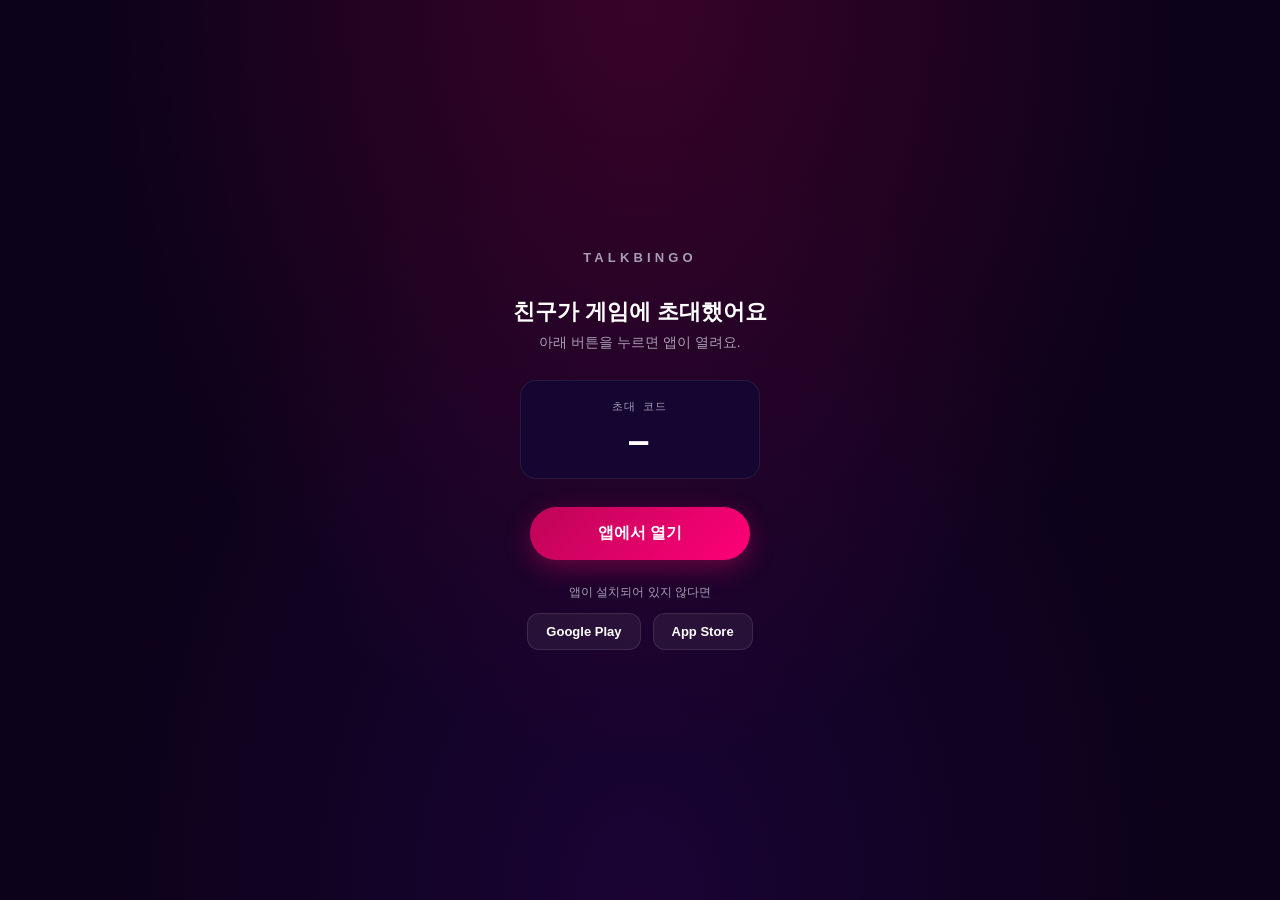
<file: invite/index.html>
<!doctype html>
<html lang="ko">
<head>
<meta charset="utf-8" />
<meta name="viewport" content="width=device-width, initial-scale=1" />
<title>TalkBingo — 친구 초대</title>
<meta name="description" content="친구가 TalkBingo 게임에 초대했어요. 앱에서 바로 입장하세요." />
<meta name="theme-color" content="#0C0219" />
<meta name="robots" content="noindex" />
<style>
  :root {
    --bg: #0C0219;
    --surface1: #140630;
    --surface2: #1A0A2E;
    --content1: #FFFFFF;
    --content2: #A89DB8;
    --host: #BD0558;
    --host-end: #FF0077;
    --guest: #430887;
    --accent: #00F3FF;
  }
  * { box-sizing: border-box; -webkit-tap-highlight-color: transparent; }
  html, body { margin: 0; padding: 0; height: 100%; background: var(--bg);
    color: var(--content1); font-family: -apple-system, BlinkMacSystemFont,
    "Segoe UI", "Apple SD Gothic Neo", "Malgun Gothic", sans-serif; }
  body { display: flex; flex-direction: column; align-items: center;
    justify-content: center; padding: 24px; text-align: center;
    background: radial-gradient(ellipse at top, rgba(189,5,88,0.25), transparent 60%),
                radial-gradient(ellipse at bottom, rgba(67,8,135,0.25), transparent 60%),
                var(--bg); }
  .wordmark { font-size: 13px; letter-spacing: 0.32em; color: var(--content2);
    font-weight: 800; margin-bottom: 32px; }
  h1 { font-size: 22px; font-weight: 800; margin: 0 0 8px; line-height: 1.35; }
  .sub { font-size: 14px; color: var(--content2); margin: 0 0 28px; }
  .code-card { background: var(--surface1); border: 1px solid rgba(255,255,255,0.08);
    border-radius: 16px; padding: 18px 24px; margin-bottom: 28px;
    min-width: 240px; }
  .code-label { font-size: 11px; letter-spacing: 0.18em; color: var(--content2);
    text-transform: uppercase; margin-bottom: 8px; }
  .code { font-family: "SFMono-Regular", Consolas, monospace; font-size: 32px;
    font-weight: 800; letter-spacing: 0.08em; color: var(--content1); }
  .cta { display: inline-flex; align-items: center; justify-content: center;
    background: linear-gradient(135deg, var(--host), var(--host-end));
    color: white; text-decoration: none; padding: 16px 32px; border-radius: 40px;
    font-weight: 800; font-size: 16px; min-width: 220px;
    box-shadow: 0 8px 24px rgba(189,5,88,0.45);
    transition: transform 0.15s ease; }
  .cta:active { transform: scale(0.96); }
  .hint { font-size: 12px; color: var(--content2); margin: 24px 0 12px; }
  .stores { display: flex; gap: 12px; }
  .store { background: rgba(255,255,255,0.06); color: var(--content1);
    border: 1px solid rgba(255,255,255,0.1); border-radius: 12px;
    padding: 10px 18px; font-size: 13px; font-weight: 600;
    text-decoration: none; }
  .store:active { background: rgba(255,255,255,0.12); }
</style>
</head>
<body>
  <div class="wordmark">TALKBINGO</div>
  <h1>친구가 게임에 초대했어요</h1>
  <p class="sub">아래 버튼을 누르면 앱이 열려요.</p>
  <div class="code-card">
    <div class="code-label">초대 코드</div>
    <div class="code" id="code">—</div>
  </div>
  <a class="cta" id="open" href="#">앱에서 열기</a>
  <p class="hint">앱이 설치되어 있지 않다면</p>
  <div class="stores">
    <a class="store" href="https://play.google.com/store/apps/details?id=com.talkbingo.app">Google Play</a>
    <a class="store" href="https://apps.apple.com/app/talkbingo/id6745692030">App Store</a>
  </div>
<script>
  (function () {
    var params = new URLSearchParams(location.search);
    var code = (params.get('code') || '').trim().toUpperCase();
    var deepLink = 'talkbingo://join?code=' + encodeURIComponent(code);
    document.getElementById('code').textContent = code || '—';
    document.getElementById('open').setAttribute('href', deepLink);
    // Best-effort auto-launch — in-app browsers forward unknown schemes
    // to the OS, so this opens the app if installed. If the scheme is
    // blocked the user can still tap the CTA manually.
    if (code) {
      setTimeout(function () {
        try { window.location.href = deepLink; } catch (_) {}
      }, 200);
    }
  })();
</script>
</body>
</html>
</file>
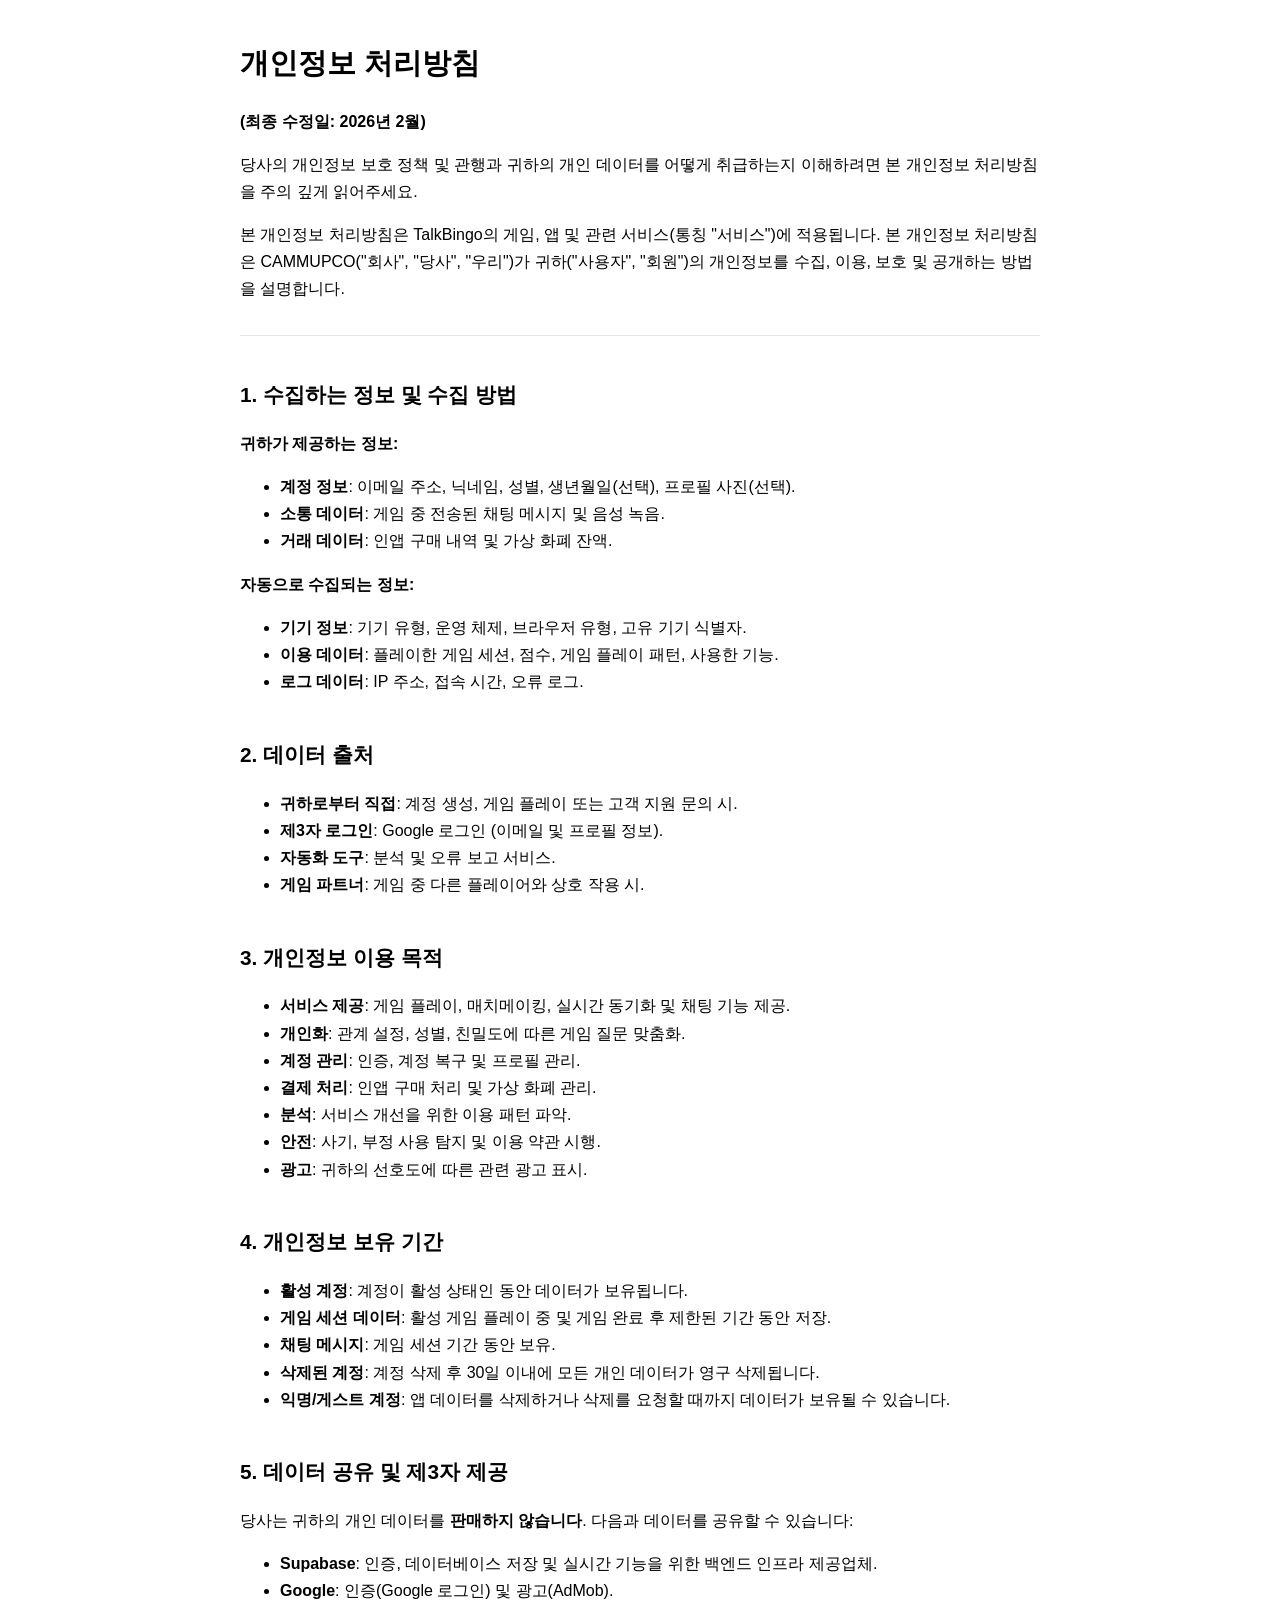
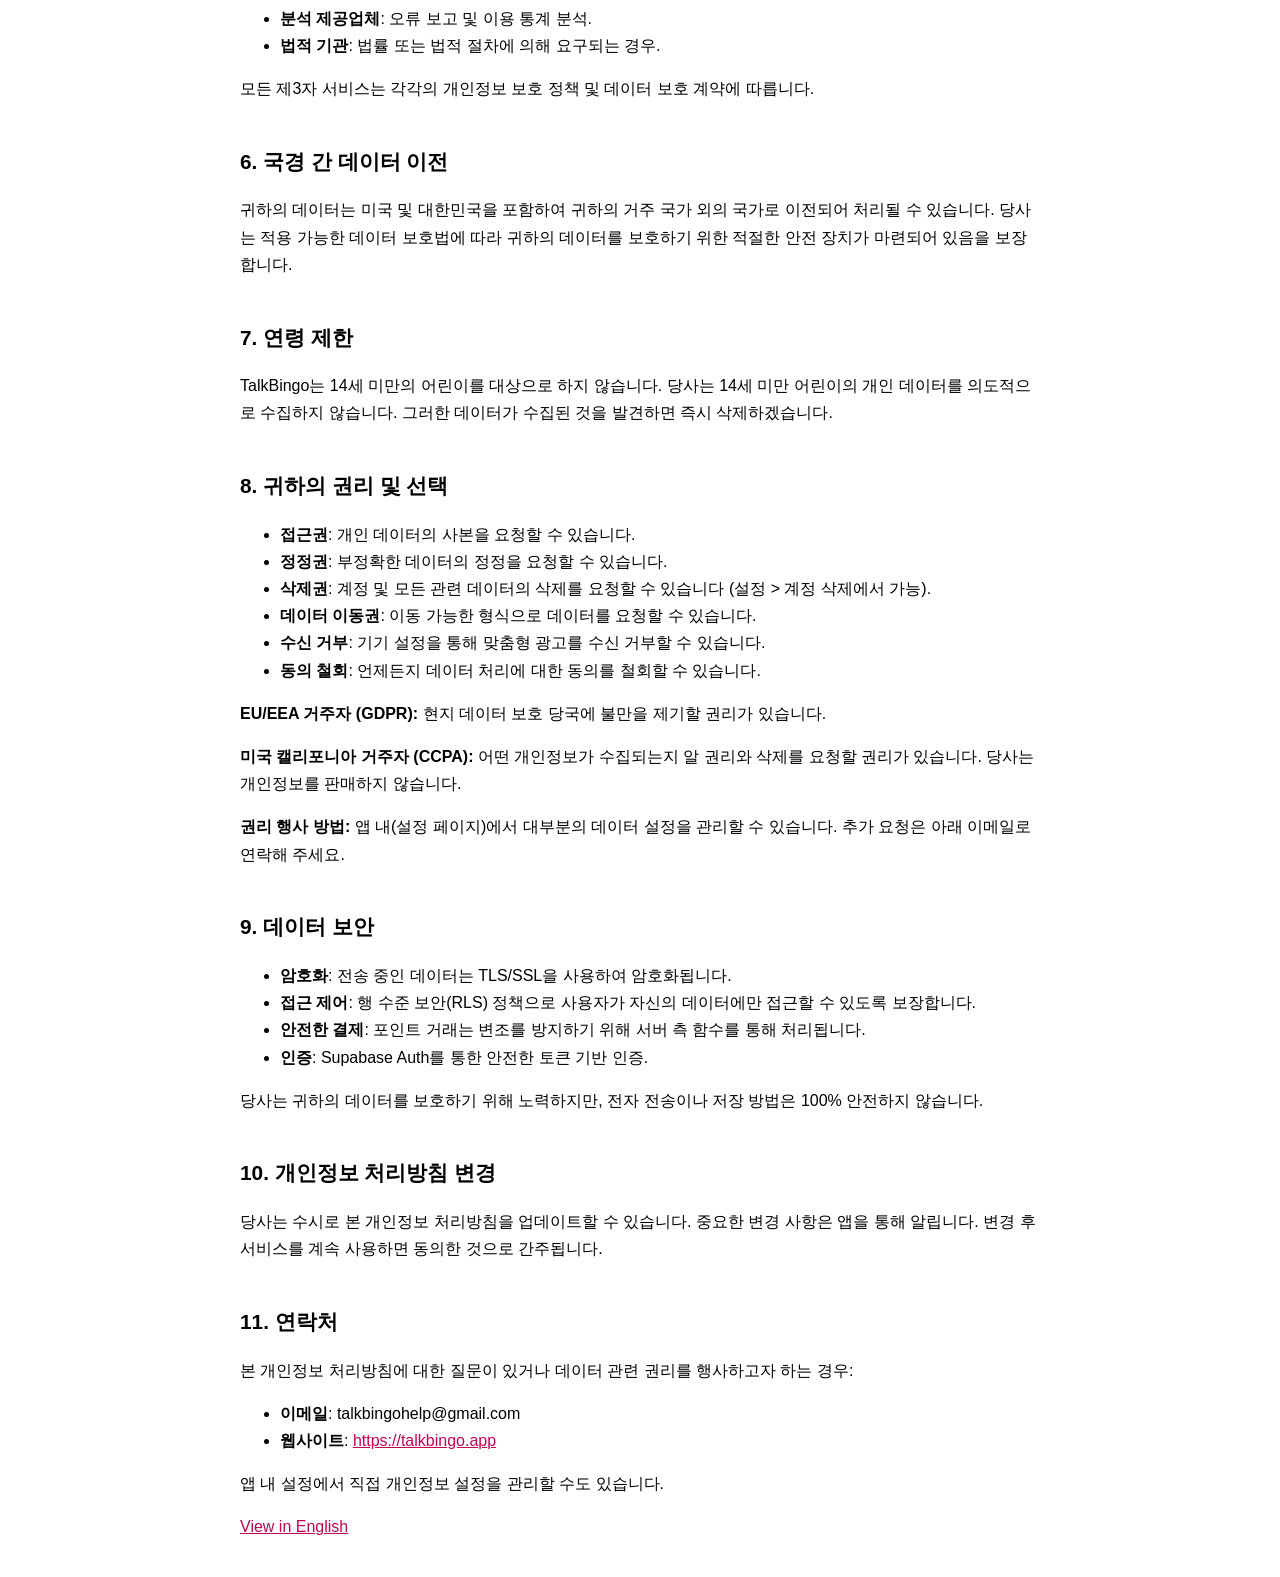
<file: privacy.html>
<!DOCTYPE html>
<html lang="ko">

<head>
    <meta charset="UTF-8">
    <meta name="viewport" content="width=device-width, initial-scale=1.0">
    <title>개인정보 처리방침 - TalkBingo</title>
    <style>
        body {
            font-family: -apple-system, BlinkMacSystemFont, "Apple SD Gothic Neo", "Noto Sans KR", sans-serif;
            padding: 20px;
            line-height: 1.7;
            max-width: 800px;
            margin: 0 auto;
            background: #ffffff;
            color: #000000;
        }

        h1 { font-size: 1.8em; }
        h2 { font-size: 1.3em; margin-top: 2em; color: #000000; }
        p, li { color: #000000; }
        hr { border: none; border-top: 1px solid #e5e5e5; margin: 2em 0; }
        a { color: #BD0558; }
    </style>
</head>

<body>
    <h1>개인정보 처리방침</h1>
    <p><strong>(최종 수정일: 2026년 2월)</strong></p>

    <p>당사의 개인정보 보호 정책 및 관행과 귀하의 개인 데이터를 어떻게 취급하는지 이해하려면 본 개인정보 처리방침을 주의 깊게 읽어주세요.</p>
    <p>본 개인정보 처리방침은 TalkBingo의 게임, 앱 및 관련 서비스(통칭 "서비스")에 적용됩니다. 본 개인정보 처리방침은 CAMMUPCO("회사", "당사", "우리")가 귀하("사용자", "회원")의 개인정보를 수집, 이용, 보호 및 공개하는 방법을 설명합니다.</p>

    <hr>

    <h2>1. 수집하는 정보 및 수집 방법</h2>
    <p><strong>귀하가 제공하는 정보:</strong></p>
    <ul>
        <li><strong>계정 정보</strong>: 이메일 주소, 닉네임, 성별, 생년월일(선택), 프로필 사진(선택).</li>
        <li><strong>소통 데이터</strong>: 게임 중 전송된 채팅 메시지 및 음성 녹음.</li>
        <li><strong>거래 데이터</strong>: 인앱 구매 내역 및 가상 화폐 잔액.</li>
    </ul>
    <p><strong>자동으로 수집되는 정보:</strong></p>
    <ul>
        <li><strong>기기 정보</strong>: 기기 유형, 운영 체제, 브라우저 유형, 고유 기기 식별자.</li>
        <li><strong>이용 데이터</strong>: 플레이한 게임 세션, 점수, 게임 플레이 패턴, 사용한 기능.</li>
        <li><strong>로그 데이터</strong>: IP 주소, 접속 시간, 오류 로그.</li>
    </ul>

    <h2>2. 데이터 출처</h2>
    <ul>
        <li><strong>귀하로부터 직접</strong>: 계정 생성, 게임 플레이 또는 고객 지원 문의 시.</li>
        <li><strong>제3자 로그인</strong>: Google 로그인 (이메일 및 프로필 정보).</li>
        <li><strong>자동화 도구</strong>: 분석 및 오류 보고 서비스.</li>
        <li><strong>게임 파트너</strong>: 게임 중 다른 플레이어와 상호 작용 시.</li>
    </ul>

    <h2>3. 개인정보 이용 목적</h2>
    <ul>
        <li><strong>서비스 제공</strong>: 게임 플레이, 매치메이킹, 실시간 동기화 및 채팅 기능 제공.</li>
        <li><strong>개인화</strong>: 관계 설정, 성별, 친밀도에 따른 게임 질문 맞춤화.</li>
        <li><strong>계정 관리</strong>: 인증, 계정 복구 및 프로필 관리.</li>
        <li><strong>결제 처리</strong>: 인앱 구매 처리 및 가상 화폐 관리.</li>
        <li><strong>분석</strong>: 서비스 개선을 위한 이용 패턴 파악.</li>
        <li><strong>안전</strong>: 사기, 부정 사용 탐지 및 이용 약관 시행.</li>
        <li><strong>광고</strong>: 귀하의 선호도에 따른 관련 광고 표시.</li>
    </ul>

    <h2>4. 개인정보 보유 기간</h2>
    <ul>
        <li><strong>활성 계정</strong>: 계정이 활성 상태인 동안 데이터가 보유됩니다.</li>
        <li><strong>게임 세션 데이터</strong>: 활성 게임 플레이 중 및 게임 완료 후 제한된 기간 동안 저장.</li>
        <li><strong>채팅 메시지</strong>: 게임 세션 기간 동안 보유.</li>
        <li><strong>삭제된 계정</strong>: 계정 삭제 후 30일 이내에 모든 개인 데이터가 영구 삭제됩니다.</li>
        <li><strong>익명/게스트 계정</strong>: 앱 데이터를 삭제하거나 삭제를 요청할 때까지 데이터가 보유될 수 있습니다.</li>
    </ul>

    <h2>5. 데이터 공유 및 제3자 제공</h2>
    <p>당사는 귀하의 개인 데이터를 <strong>판매하지 않습니다</strong>. 다음과 데이터를 공유할 수 있습니다:</p>
    <ul>
        <li><strong>Supabase</strong>: 인증, 데이터베이스 저장 및 실시간 기능을 위한 백엔드 인프라 제공업체.</li>
        <li><strong>Google</strong>: 인증(Google 로그인) 및 광고(AdMob).</li>
        <li><strong>분석 제공업체</strong>: 오류 보고 및 이용 통계 분석.</li>
        <li><strong>법적 기관</strong>: 법률 또는 법적 절차에 의해 요구되는 경우.</li>
    </ul>
    <p>모든 제3자 서비스는 각각의 개인정보 보호 정책 및 데이터 보호 계약에 따릅니다.</p>

    <h2>6. 국경 간 데이터 이전</h2>
    <p>귀하의 데이터는 미국 및 대한민국을 포함하여 귀하의 거주 국가 외의 국가로 이전되어 처리될 수 있습니다. 당사는 적용 가능한 데이터 보호법에 따라 귀하의 데이터를 보호하기 위한 적절한 안전 장치가 마련되어 있음을 보장합니다.</p>

    <h2>7. 연령 제한</h2>
    <p>TalkBingo는 14세 미만의 어린이를 대상으로 하지 않습니다. 당사는 14세 미만 어린이의 개인 데이터를 의도적으로 수집하지 않습니다. 그러한 데이터가 수집된 것을 발견하면 즉시 삭제하겠습니다.</p>

    <h2>8. 귀하의 권리 및 선택</h2>
    <ul>
        <li><strong>접근권</strong>: 개인 데이터의 사본을 요청할 수 있습니다.</li>
        <li><strong>정정권</strong>: 부정확한 데이터의 정정을 요청할 수 있습니다.</li>
        <li><strong>삭제권</strong>: 계정 및 모든 관련 데이터의 삭제를 요청할 수 있습니다 (설정 &gt; 계정 삭제에서 가능).</li>
        <li><strong>데이터 이동권</strong>: 이동 가능한 형식으로 데이터를 요청할 수 있습니다.</li>
        <li><strong>수신 거부</strong>: 기기 설정을 통해 맞춤형 광고를 수신 거부할 수 있습니다.</li>
        <li><strong>동의 철회</strong>: 언제든지 데이터 처리에 대한 동의를 철회할 수 있습니다.</li>
    </ul>
    <p><strong>EU/EEA 거주자 (GDPR):</strong> 현지 데이터 보호 당국에 불만을 제기할 권리가 있습니다.</p>
    <p><strong>미국 캘리포니아 거주자 (CCPA):</strong> 어떤 개인정보가 수집되는지 알 권리와 삭제를 요청할 권리가 있습니다. 당사는 개인정보를 판매하지 않습니다.</p>
    <p><strong>권리 행사 방법:</strong> 앱 내(설정 페이지)에서 대부분의 데이터 설정을 관리할 수 있습니다. 추가 요청은 아래 이메일로 연락해 주세요.</p>

    <h2>9. 데이터 보안</h2>
    <ul>
        <li><strong>암호화</strong>: 전송 중인 데이터는 TLS/SSL을 사용하여 암호화됩니다.</li>
        <li><strong>접근 제어</strong>: 행 수준 보안(RLS) 정책으로 사용자가 자신의 데이터에만 접근할 수 있도록 보장합니다.</li>
        <li><strong>안전한 결제</strong>: 포인트 거래는 변조를 방지하기 위해 서버 측 함수를 통해 처리됩니다.</li>
        <li><strong>인증</strong>: Supabase Auth를 통한 안전한 토큰 기반 인증.</li>
    </ul>
    <p>당사는 귀하의 데이터를 보호하기 위해 노력하지만, 전자 전송이나 저장 방법은 100% 안전하지 않습니다.</p>

    <h2>10. 개인정보 처리방침 변경</h2>
    <p>당사는 수시로 본 개인정보 처리방침을 업데이트할 수 있습니다. 중요한 변경 사항은 앱을 통해 알립니다. 변경 후 서비스를 계속 사용하면 동의한 것으로 간주됩니다.</p>

    <h2>11. 연락처</h2>
    <p>본 개인정보 처리방침에 대한 질문이 있거나 데이터 관련 권리를 행사하고자 하는 경우:</p>
    <ul>
        <li><strong>이메일</strong>: talkbingohelp@gmail.com</li>
        <li><strong>웹사이트</strong>: <a href="https://talkbingo.app">https://talkbingo.app</a></li>
    </ul>
    <p>앱 내 설정에서 직접 개인정보 설정을 관리할 수도 있습니다.</p>

    <p><a href="privacy_en.html">View in English</a></p>
</body>

</html>
</file>
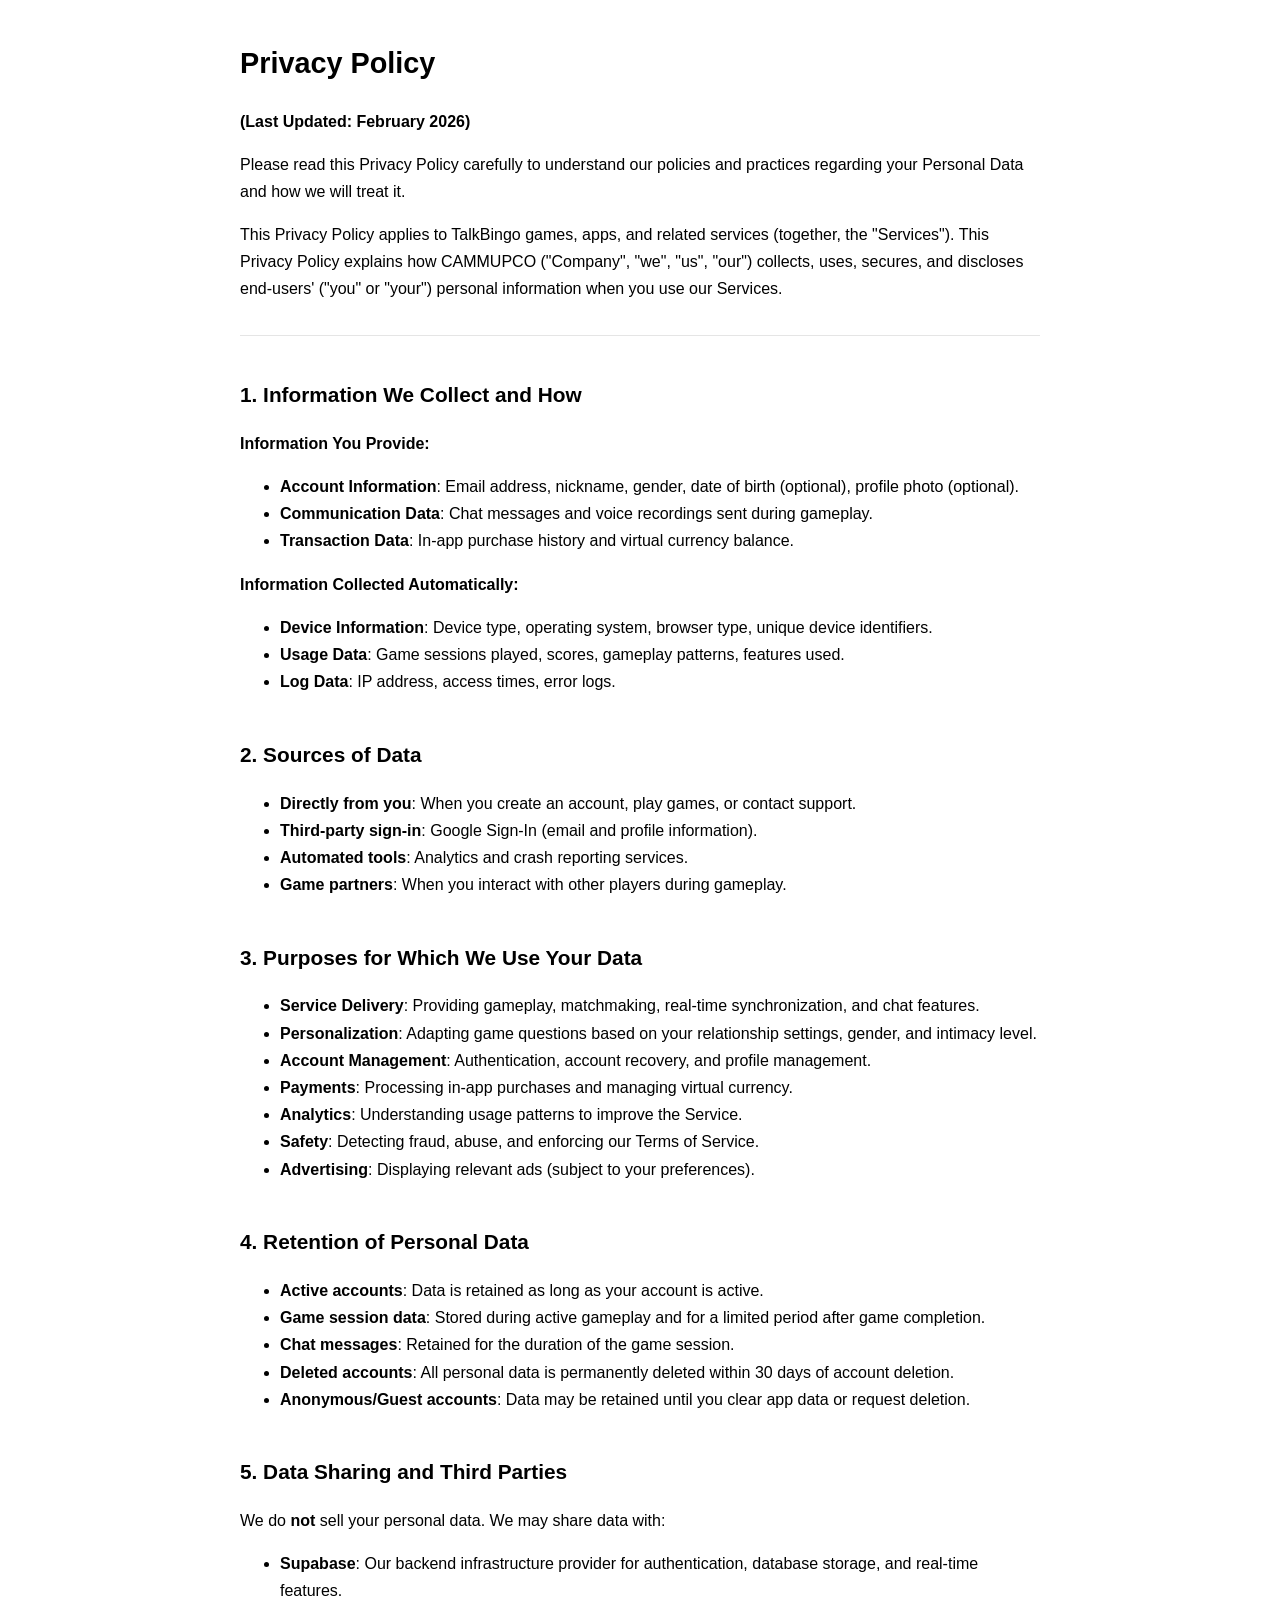
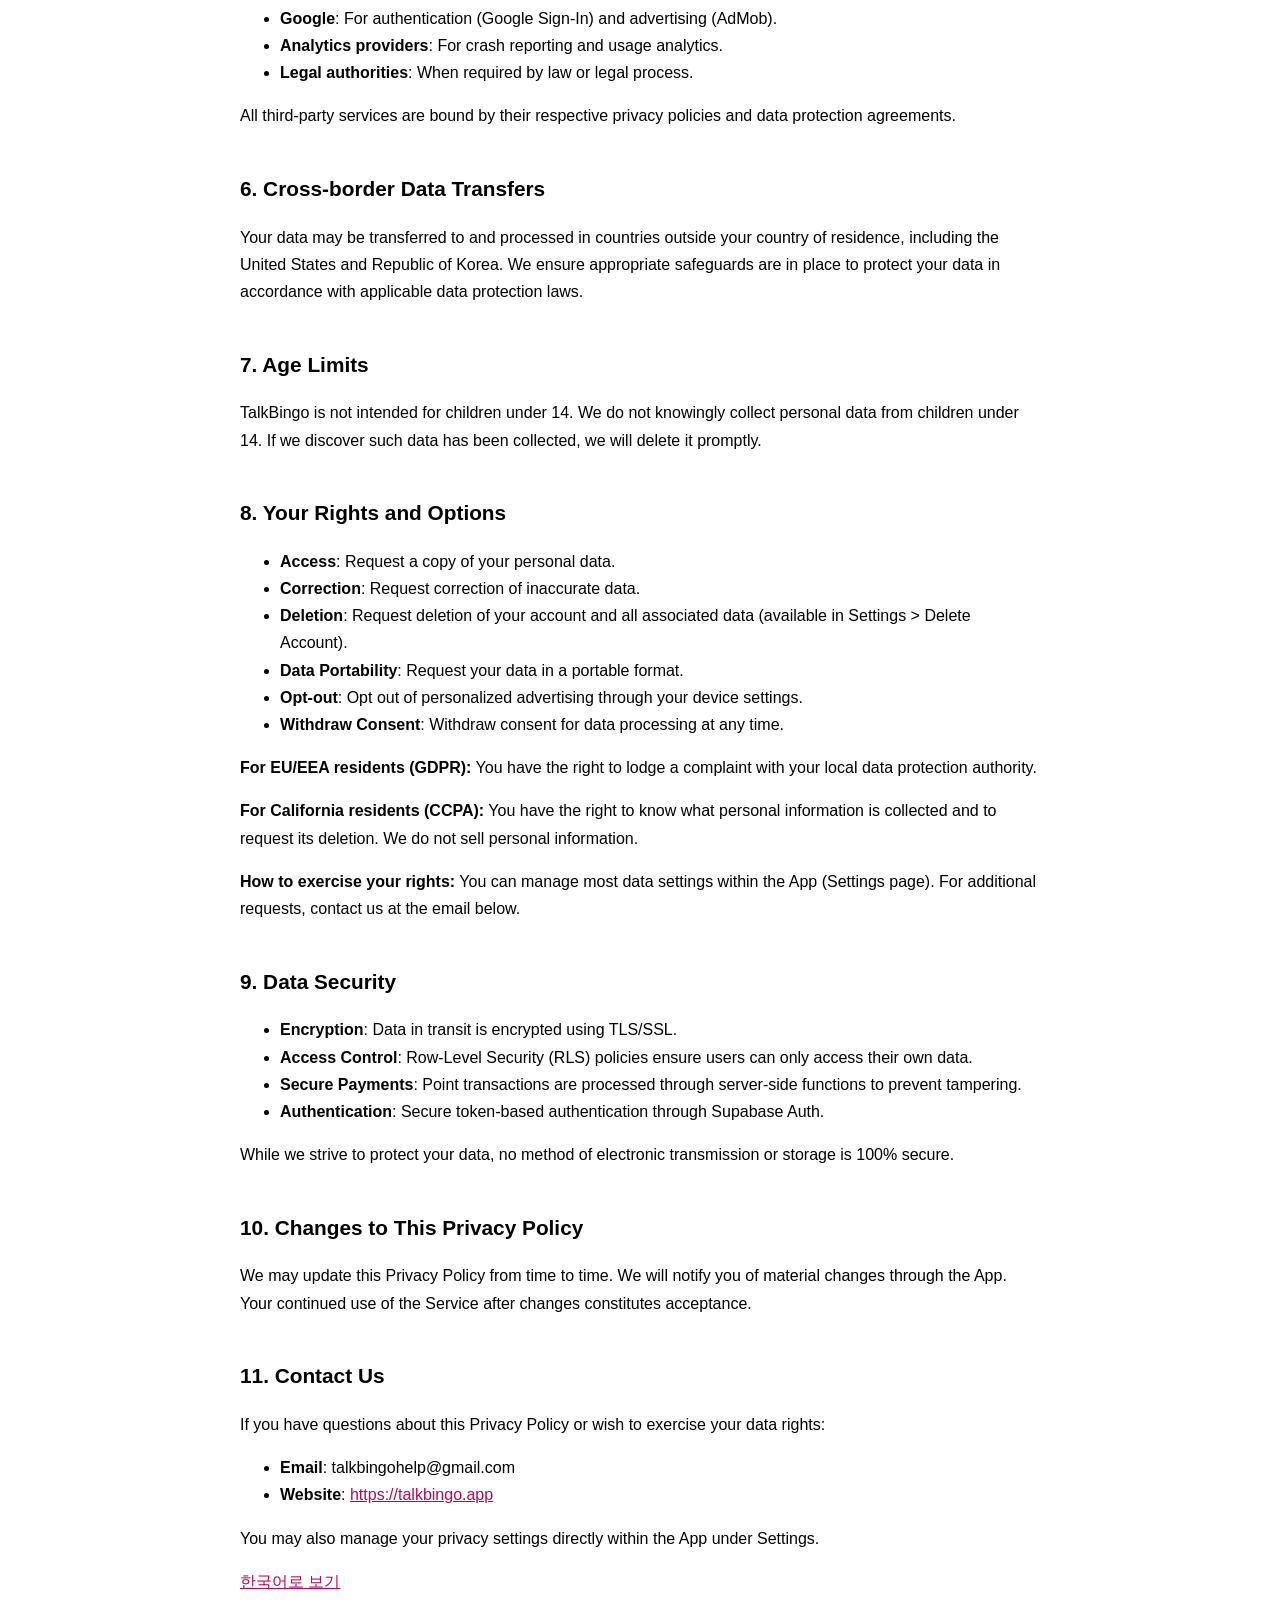
<file: privacy_en.html>
<!DOCTYPE html>
<html lang="en">

<head>
    <meta charset="UTF-8">
    <meta name="viewport" content="width=device-width, initial-scale=1.0">
    <title>Privacy Policy - TalkBingo</title>
    <style>
        body {
            font-family: -apple-system, BlinkMacSystemFont, "Segoe UI", sans-serif;
            padding: 20px;
            line-height: 1.7;
            max-width: 800px;
            margin: 0 auto;
            background: #ffffff;
            color: #000000;
        }

        h1 { font-size: 1.8em; }
        h2 { font-size: 1.3em; margin-top: 2em; color: #000000; }
        p, li { color: #000000; }
        hr { border: none; border-top: 1px solid #e5e5e5; margin: 2em 0; }
        a { color: #BD0558; }
    </style>
</head>

<body>
    <h1>Privacy Policy</h1>
    <p><strong>(Last Updated: February 2026)</strong></p>

    <p>Please read this Privacy Policy carefully to understand our policies and practices regarding your Personal Data and how we will treat it.</p>
    <p>This Privacy Policy applies to TalkBingo games, apps, and related services (together, the "Services"). This Privacy Policy explains how CAMMUPCO ("Company", "we", "us", "our") collects, uses, secures, and discloses end-users' ("you" or "your") personal information when you use our Services.</p>

    <hr>

    <h2>1. Information We Collect and How</h2>
    <p><strong>Information You Provide:</strong></p>
    <ul>
        <li><strong>Account Information</strong>: Email address, nickname, gender, date of birth (optional), profile photo (optional).</li>
        <li><strong>Communication Data</strong>: Chat messages and voice recordings sent during gameplay.</li>
        <li><strong>Transaction Data</strong>: In-app purchase history and virtual currency balance.</li>
    </ul>
    <p><strong>Information Collected Automatically:</strong></p>
    <ul>
        <li><strong>Device Information</strong>: Device type, operating system, browser type, unique device identifiers.</li>
        <li><strong>Usage Data</strong>: Game sessions played, scores, gameplay patterns, features used.</li>
        <li><strong>Log Data</strong>: IP address, access times, error logs.</li>
    </ul>

    <h2>2. Sources of Data</h2>
    <ul>
        <li><strong>Directly from you</strong>: When you create an account, play games, or contact support.</li>
        <li><strong>Third-party sign-in</strong>: Google Sign-In (email and profile information).</li>
        <li><strong>Automated tools</strong>: Analytics and crash reporting services.</li>
        <li><strong>Game partners</strong>: When you interact with other players during gameplay.</li>
    </ul>

    <h2>3. Purposes for Which We Use Your Data</h2>
    <ul>
        <li><strong>Service Delivery</strong>: Providing gameplay, matchmaking, real-time synchronization, and chat features.</li>
        <li><strong>Personalization</strong>: Adapting game questions based on your relationship settings, gender, and intimacy level.</li>
        <li><strong>Account Management</strong>: Authentication, account recovery, and profile management.</li>
        <li><strong>Payments</strong>: Processing in-app purchases and managing virtual currency.</li>
        <li><strong>Analytics</strong>: Understanding usage patterns to improve the Service.</li>
        <li><strong>Safety</strong>: Detecting fraud, abuse, and enforcing our Terms of Service.</li>
        <li><strong>Advertising</strong>: Displaying relevant ads (subject to your preferences).</li>
    </ul>

    <h2>4. Retention of Personal Data</h2>
    <ul>
        <li><strong>Active accounts</strong>: Data is retained as long as your account is active.</li>
        <li><strong>Game session data</strong>: Stored during active gameplay and for a limited period after game completion.</li>
        <li><strong>Chat messages</strong>: Retained for the duration of the game session.</li>
        <li><strong>Deleted accounts</strong>: All personal data is permanently deleted within 30 days of account deletion.</li>
        <li><strong>Anonymous/Guest accounts</strong>: Data may be retained until you clear app data or request deletion.</li>
    </ul>

    <h2>5. Data Sharing and Third Parties</h2>
    <p>We do <strong>not</strong> sell your personal data. We may share data with:</p>
    <ul>
        <li><strong>Supabase</strong>: Our backend infrastructure provider for authentication, database storage, and real-time features.</li>
        <li><strong>Google</strong>: For authentication (Google Sign-In) and advertising (AdMob).</li>
        <li><strong>Analytics providers</strong>: For crash reporting and usage analytics.</li>
        <li><strong>Legal authorities</strong>: When required by law or legal process.</li>
    </ul>
    <p>All third-party services are bound by their respective privacy policies and data protection agreements.</p>

    <h2>6. Cross-border Data Transfers</h2>
    <p>Your data may be transferred to and processed in countries outside your country of residence, including the United States and Republic of Korea. We ensure appropriate safeguards are in place to protect your data in accordance with applicable data protection laws.</p>

    <h2>7. Age Limits</h2>
    <p>TalkBingo is not intended for children under 14. We do not knowingly collect personal data from children under 14. If we discover such data has been collected, we will delete it promptly.</p>

    <h2>8. Your Rights and Options</h2>
    <ul>
        <li><strong>Access</strong>: Request a copy of your personal data.</li>
        <li><strong>Correction</strong>: Request correction of inaccurate data.</li>
        <li><strong>Deletion</strong>: Request deletion of your account and all associated data (available in Settings &gt; Delete Account).</li>
        <li><strong>Data Portability</strong>: Request your data in a portable format.</li>
        <li><strong>Opt-out</strong>: Opt out of personalized advertising through your device settings.</li>
        <li><strong>Withdraw Consent</strong>: Withdraw consent for data processing at any time.</li>
    </ul>
    <p><strong>For EU/EEA residents (GDPR):</strong> You have the right to lodge a complaint with your local data protection authority.</p>
    <p><strong>For California residents (CCPA):</strong> You have the right to know what personal information is collected and to request its deletion. We do not sell personal information.</p>
    <p><strong>How to exercise your rights:</strong> You can manage most data settings within the App (Settings page). For additional requests, contact us at the email below.</p>

    <h2>9. Data Security</h2>
    <ul>
        <li><strong>Encryption</strong>: Data in transit is encrypted using TLS/SSL.</li>
        <li><strong>Access Control</strong>: Row-Level Security (RLS) policies ensure users can only access their own data.</li>
        <li><strong>Secure Payments</strong>: Point transactions are processed through server-side functions to prevent tampering.</li>
        <li><strong>Authentication</strong>: Secure token-based authentication through Supabase Auth.</li>
    </ul>
    <p>While we strive to protect your data, no method of electronic transmission or storage is 100% secure.</p>

    <h2>10. Changes to This Privacy Policy</h2>
    <p>We may update this Privacy Policy from time to time. We will notify you of material changes through the App. Your continued use of the Service after changes constitutes acceptance.</p>

    <h2>11. Contact Us</h2>
    <p>If you have questions about this Privacy Policy or wish to exercise your data rights:</p>
    <ul>
        <li><strong>Email</strong>: talkbingohelp@gmail.com</li>
        <li><strong>Website</strong>: <a href="https://talkbingo.app">https://talkbingo.app</a></li>
    </ul>
    <p>You may also manage your privacy settings directly within the App under Settings.</p>

    <p><a href="privacy.html">한국어로 보기</a></p>
</body>

</html>
</file>
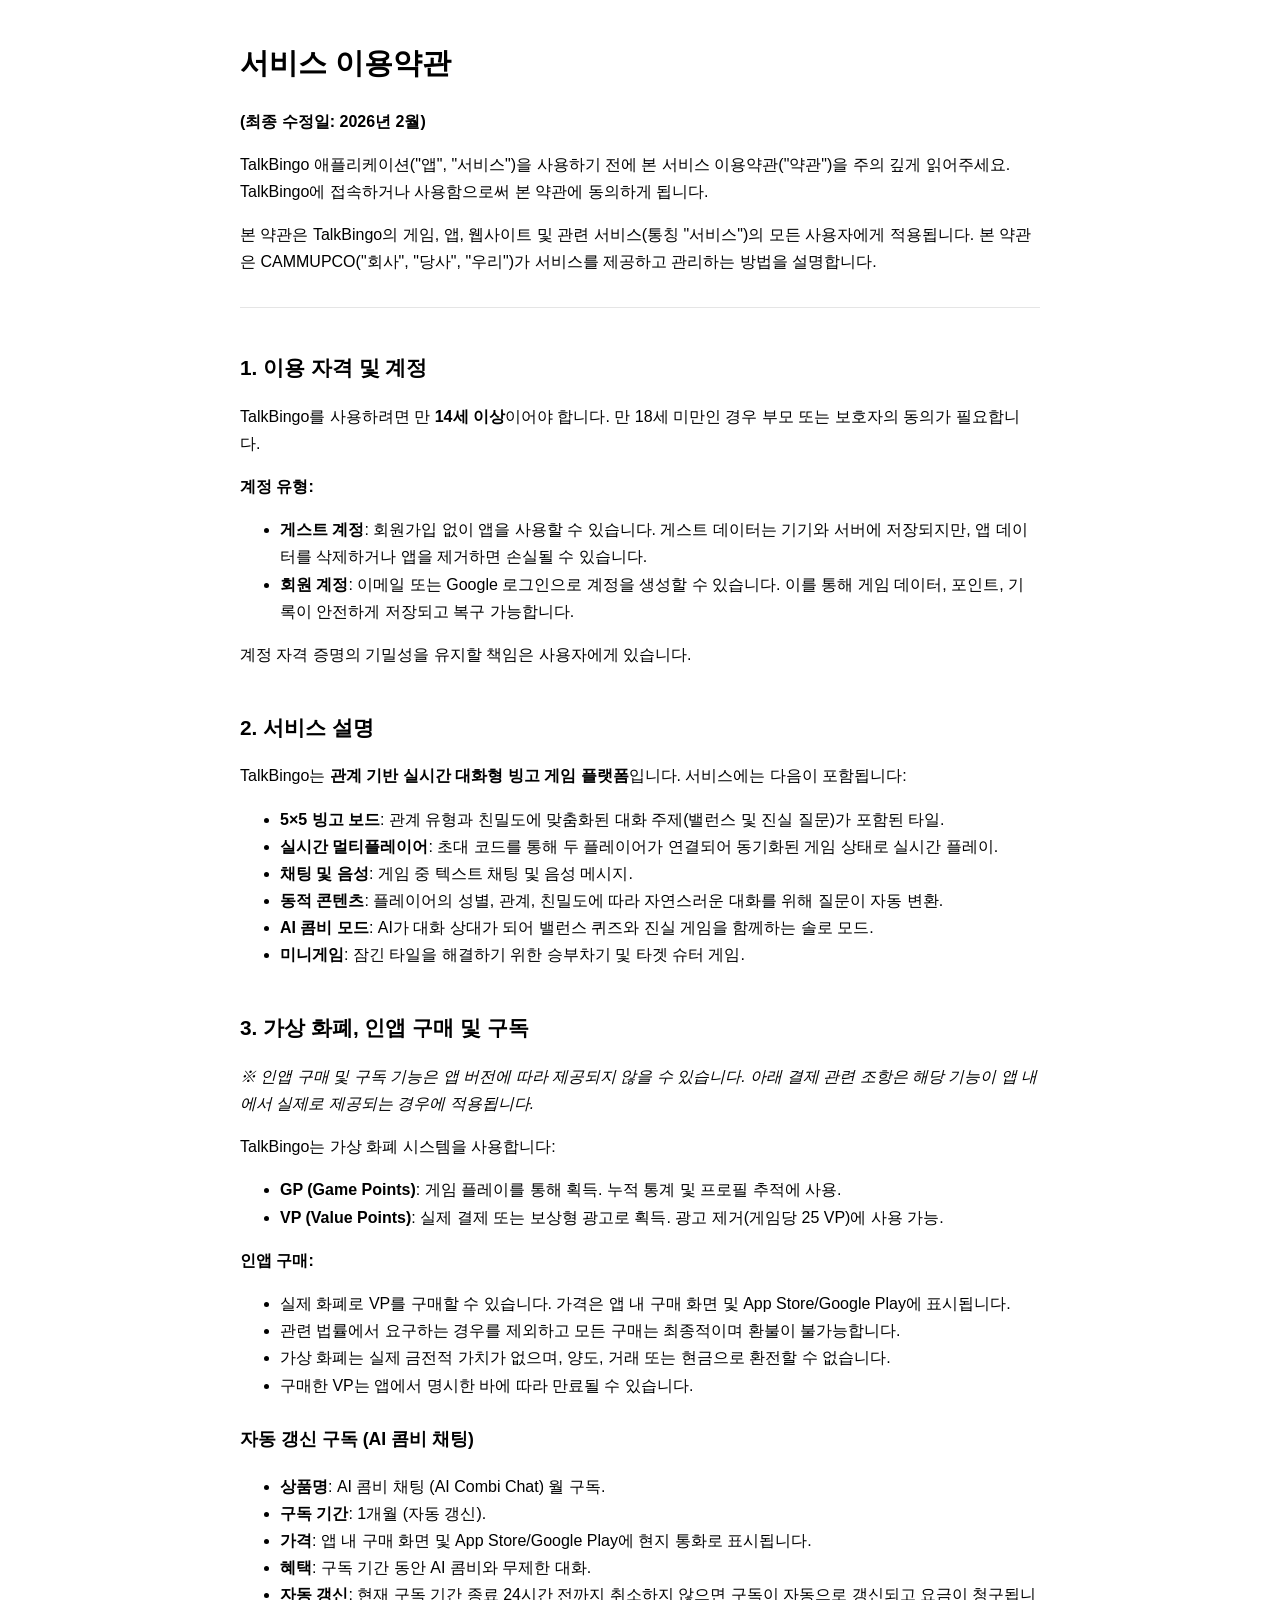
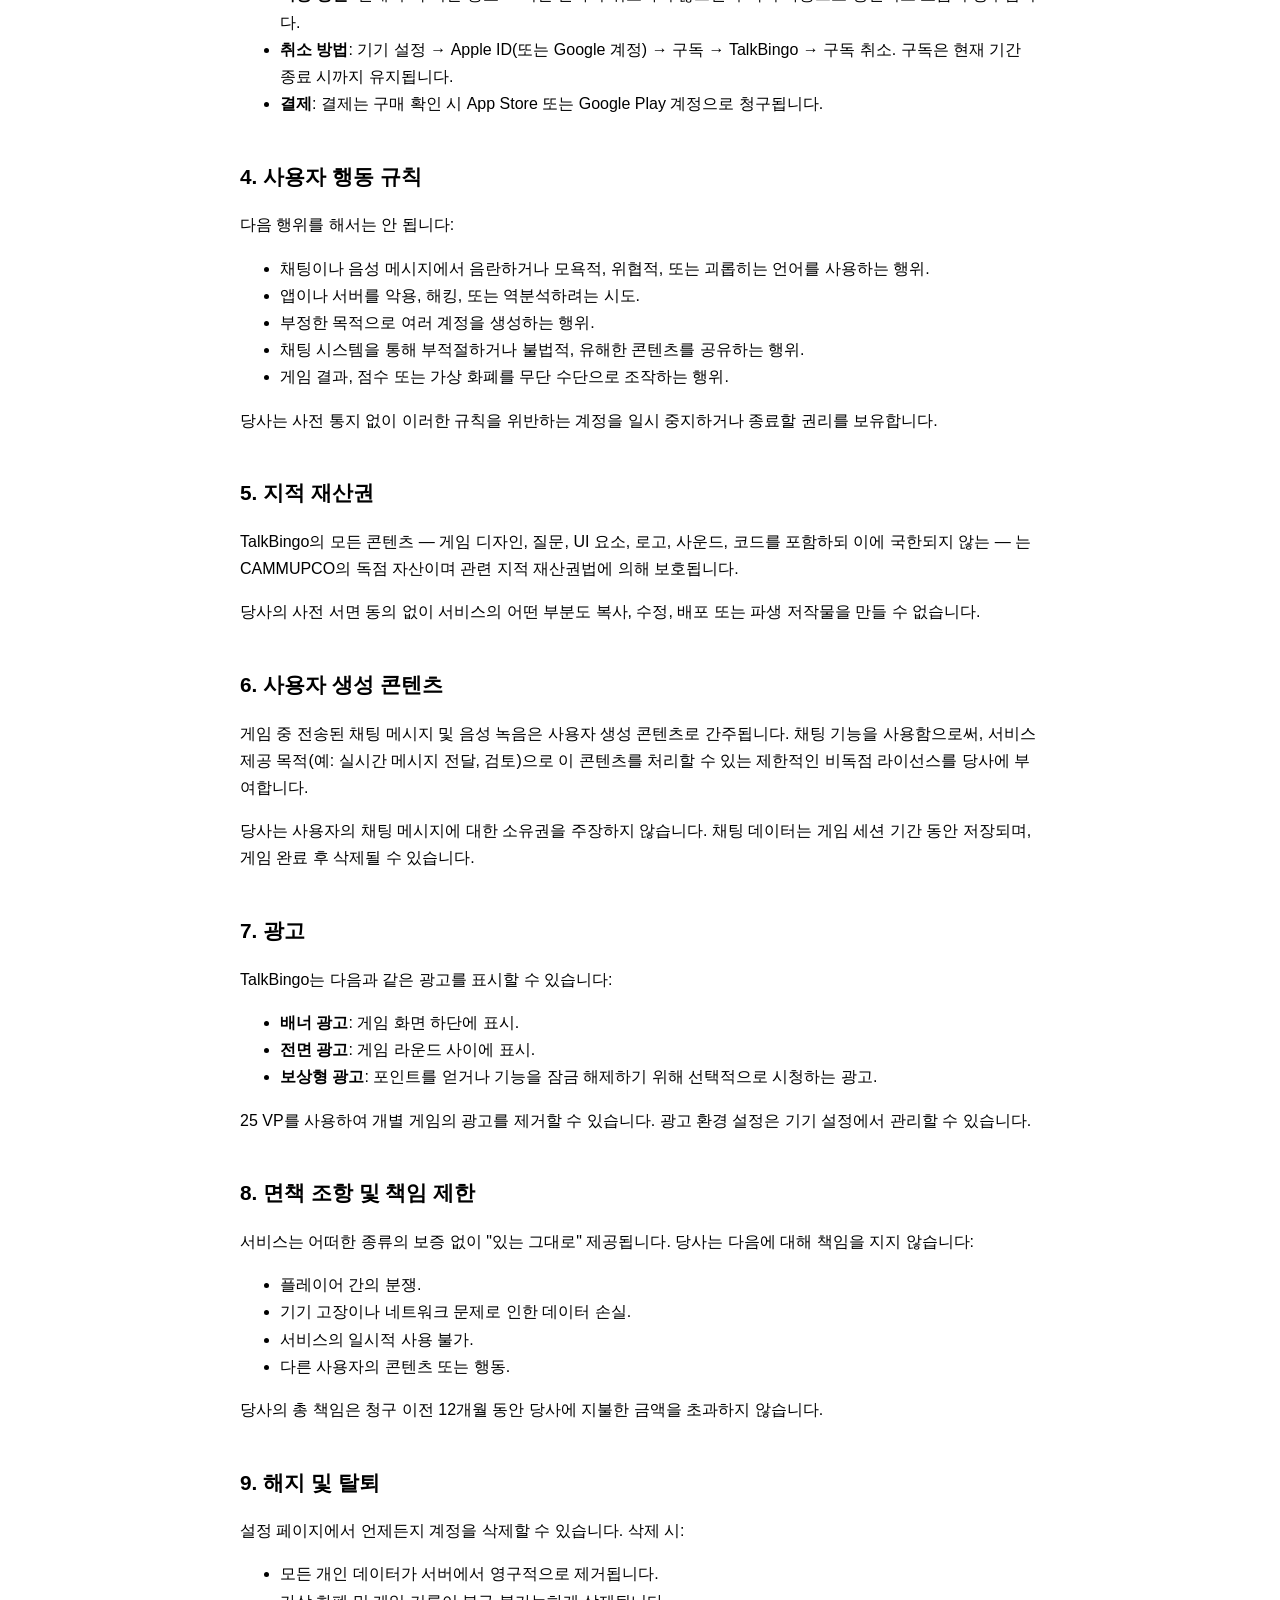
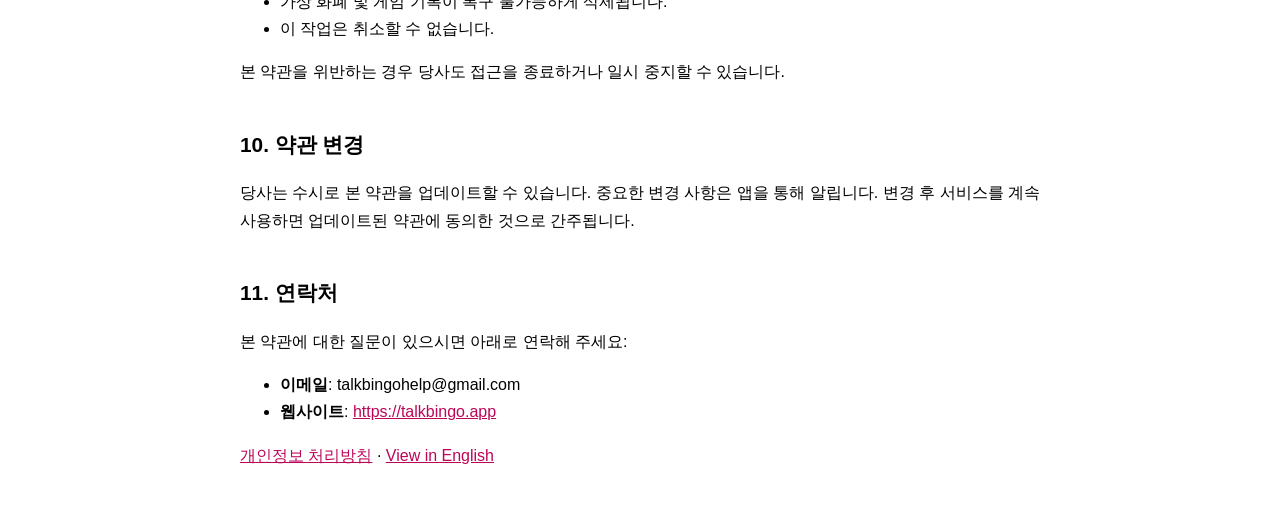
<file: terms.html>
<!DOCTYPE html>
<html lang="ko">

<head>
    <meta charset="UTF-8">
    <meta name="viewport" content="width=device-width, initial-scale=1.0">
    <title>서비스 이용약관 - TalkBingo</title>
    <style>
        body {
            font-family: -apple-system, BlinkMacSystemFont, "Apple SD Gothic Neo", "Noto Sans KR", sans-serif;
            padding: 20px;
            line-height: 1.7;
            max-width: 800px;
            margin: 0 auto;
            background: #ffffff;
            color: #000000;
        }

        h1 { font-size: 1.8em; }
        h2 { font-size: 1.3em; margin-top: 2em; color: #000000; }
        h3 { font-size: 1.1em; margin-top: 1.5em; color: #000000; }
        p, li { color: #000000; }
        hr { border: none; border-top: 1px solid #e5e5e5; margin: 2em 0; }
        a { color: #BD0558; }
    </style>
</head>

<body>
    <h1>서비스 이용약관</h1>
    <p><strong>(최종 수정일: 2026년 2월)</strong></p>

    <p>TalkBingo 애플리케이션("앱", "서비스")을 사용하기 전에 본 서비스 이용약관("약관")을 주의 깊게 읽어주세요. TalkBingo에 접속하거나 사용함으로써 본 약관에 동의하게 됩니다.</p>
    <p>본 약관은 TalkBingo의 게임, 앱, 웹사이트 및 관련 서비스(통칭 "서비스")의 모든 사용자에게 적용됩니다. 본 약관은 CAMMUPCO("회사", "당사", "우리")가 서비스를 제공하고 관리하는 방법을 설명합니다.</p>

    <hr>

    <h2>1. 이용 자격 및 계정</h2>
    <p>TalkBingo를 사용하려면 만 <strong>14세 이상</strong>이어야 합니다. 만 18세 미만인 경우 부모 또는 보호자의 동의가 필요합니다.</p>
    <p><strong>계정 유형:</strong></p>
    <ul>
        <li><strong>게스트 계정</strong>: 회원가입 없이 앱을 사용할 수 있습니다. 게스트 데이터는 기기와 서버에 저장되지만, 앱 데이터를 삭제하거나 앱을 제거하면 손실될 수 있습니다.</li>
        <li><strong>회원 계정</strong>: 이메일 또는 Google 로그인으로 계정을 생성할 수 있습니다. 이를 통해 게임 데이터, 포인트, 기록이 안전하게 저장되고 복구 가능합니다.</li>
    </ul>
    <p>계정 자격 증명의 기밀성을 유지할 책임은 사용자에게 있습니다.</p>

    <h2>2. 서비스 설명</h2>
    <p>TalkBingo는 <strong>관계 기반 실시간 대화형 빙고 게임 플랫폼</strong>입니다. 서비스에는 다음이 포함됩니다:</p>
    <ul>
        <li><strong>5×5 빙고 보드</strong>: 관계 유형과 친밀도에 맞춤화된 대화 주제(밸런스 및 진실 질문)가 포함된 타일.</li>
        <li><strong>실시간 멀티플레이어</strong>: 초대 코드를 통해 두 플레이어가 연결되어 동기화된 게임 상태로 실시간 플레이.</li>
        <li><strong>채팅 및 음성</strong>: 게임 중 텍스트 채팅 및 음성 메시지.</li>
        <li><strong>동적 콘텐츠</strong>: 플레이어의 성별, 관계, 친밀도에 따라 자연스러운 대화를 위해 질문이 자동 변환.</li>
        <li><strong>AI 콤비 모드</strong>: AI가 대화 상대가 되어 밸런스 퀴즈와 진실 게임을 함께하는 솔로 모드.</li>
        <li><strong>미니게임</strong>: 잠긴 타일을 해결하기 위한 승부차기 및 타겟 슈터 게임.</li>
    </ul>

    <h2>3. 가상 화폐, 인앱 구매 및 구독</h2>
    <p><em>※ 인앱 구매 및 구독 기능은 앱 버전에 따라 제공되지 않을 수 있습니다. 아래 결제 관련 조항은 해당 기능이 앱 내에서 실제로 제공되는 경우에 적용됩니다.</em></p>
    <p>TalkBingo는 가상 화폐 시스템을 사용합니다:</p>
    <ul>
        <li><strong>GP (Game Points)</strong>: 게임 플레이를 통해 획득. 누적 통계 및 프로필 추적에 사용.</li>
        <li><strong>VP (Value Points)</strong>: 실제 결제 또는 보상형 광고로 획득. 광고 제거(게임당 25 VP)에 사용 가능.</li>
    </ul>
    <p><strong>인앱 구매:</strong></p>
    <ul>
        <li>실제 화폐로 VP를 구매할 수 있습니다. 가격은 앱 내 구매 화면 및 App Store/Google Play에 표시됩니다.</li>
        <li>관련 법률에서 요구하는 경우를 제외하고 모든 구매는 최종적이며 환불이 불가능합니다.</li>
        <li>가상 화폐는 실제 금전적 가치가 없으며, 양도, 거래 또는 현금으로 환전할 수 없습니다.</li>
        <li>구매한 VP는 앱에서 명시한 바에 따라 만료될 수 있습니다.</li>
    </ul>

    <h3>자동 갱신 구독 (AI 콤비 채팅)</h3>
    <ul>
        <li><strong>상품명</strong>: AI 콤비 채팅 (AI Combi Chat) 월 구독.</li>
        <li><strong>구독 기간</strong>: 1개월 (자동 갱신).</li>
        <li><strong>가격</strong>: 앱 내 구매 화면 및 App Store/Google Play에 현지 통화로 표시됩니다.</li>
        <li><strong>혜택</strong>: 구독 기간 동안 AI 콤비와 무제한 대화.</li>
        <li><strong>자동 갱신</strong>: 현재 구독 기간 종료 24시간 전까지 취소하지 않으면 구독이 자동으로 갱신되고 요금이 청구됩니다.</li>
        <li><strong>취소 방법</strong>: 기기 설정 → Apple ID(또는 Google 계정) → 구독 → TalkBingo → 구독 취소. 구독은 현재 기간 종료 시까지 유지됩니다.</li>
        <li><strong>결제</strong>: 결제는 구매 확인 시 App Store 또는 Google Play 계정으로 청구됩니다.</li>
    </ul>

    <h2>4. 사용자 행동 규칙</h2>
    <p>다음 행위를 해서는 안 됩니다:</p>
    <ul>
        <li>채팅이나 음성 메시지에서 음란하거나 모욕적, 위협적, 또는 괴롭히는 언어를 사용하는 행위.</li>
        <li>앱이나 서버를 악용, 해킹, 또는 역분석하려는 시도.</li>
        <li>부정한 목적으로 여러 계정을 생성하는 행위.</li>
        <li>채팅 시스템을 통해 부적절하거나 불법적, 유해한 콘텐츠를 공유하는 행위.</li>
        <li>게임 결과, 점수 또는 가상 화폐를 무단 수단으로 조작하는 행위.</li>
    </ul>
    <p>당사는 사전 통지 없이 이러한 규칙을 위반하는 계정을 일시 중지하거나 종료할 권리를 보유합니다.</p>

    <h2>5. 지적 재산권</h2>
    <p>TalkBingo의 모든 콘텐츠 — 게임 디자인, 질문, UI 요소, 로고, 사운드, 코드를 포함하되 이에 국한되지 않는 — 는 CAMMUPCO의 독점 자산이며 관련 지적 재산권법에 의해 보호됩니다.</p>
    <p>당사의 사전 서면 동의 없이 서비스의 어떤 부분도 복사, 수정, 배포 또는 파생 저작물을 만들 수 없습니다.</p>

    <h2>6. 사용자 생성 콘텐츠</h2>
    <p>게임 중 전송된 채팅 메시지 및 음성 녹음은 사용자 생성 콘텐츠로 간주됩니다. 채팅 기능을 사용함으로써, 서비스 제공 목적(예: 실시간 메시지 전달, 검토)으로 이 콘텐츠를 처리할 수 있는 제한적인 비독점 라이선스를 당사에 부여합니다.</p>
    <p>당사는 사용자의 채팅 메시지에 대한 소유권을 주장하지 않습니다. 채팅 데이터는 게임 세션 기간 동안 저장되며, 게임 완료 후 삭제될 수 있습니다.</p>

    <h2>7. 광고</h2>
    <p>TalkBingo는 다음과 같은 광고를 표시할 수 있습니다:</p>
    <ul>
        <li><strong>배너 광고</strong>: 게임 화면 하단에 표시.</li>
        <li><strong>전면 광고</strong>: 게임 라운드 사이에 표시.</li>
        <li><strong>보상형 광고</strong>: 포인트를 얻거나 기능을 잠금 해제하기 위해 선택적으로 시청하는 광고.</li>
    </ul>
    <p>25 VP를 사용하여 개별 게임의 광고를 제거할 수 있습니다. 광고 환경 설정은 기기 설정에서 관리할 수 있습니다.</p>

    <h2>8. 면책 조항 및 책임 제한</h2>
    <p>서비스는 어떠한 종류의 보증 없이 "있는 그대로" 제공됩니다. 당사는 다음에 대해 책임을 지지 않습니다:</p>
    <ul>
        <li>플레이어 간의 분쟁.</li>
        <li>기기 고장이나 네트워크 문제로 인한 데이터 손실.</li>
        <li>서비스의 일시적 사용 불가.</li>
        <li>다른 사용자의 콘텐츠 또는 행동.</li>
    </ul>
    <p>당사의 총 책임은 청구 이전 12개월 동안 당사에 지불한 금액을 초과하지 않습니다.</p>

    <h2>9. 해지 및 탈퇴</h2>
    <p>설정 페이지에서 언제든지 계정을 삭제할 수 있습니다. 삭제 시:</p>
    <ul>
        <li>모든 개인 데이터가 서버에서 영구적으로 제거됩니다.</li>
        <li>가상 화폐 및 게임 기록이 복구 불가능하게 삭제됩니다.</li>
        <li>이 작업은 취소할 수 없습니다.</li>
    </ul>
    <p>본 약관을 위반하는 경우 당사도 접근을 종료하거나 일시 중지할 수 있습니다.</p>

    <h2>10. 약관 변경</h2>
    <p>당사는 수시로 본 약관을 업데이트할 수 있습니다. 중요한 변경 사항은 앱을 통해 알립니다. 변경 후 서비스를 계속 사용하면 업데이트된 약관에 동의한 것으로 간주됩니다.</p>

    <h2>11. 연락처</h2>
    <p>본 약관에 대한 질문이 있으시면 아래로 연락해 주세요:</p>
    <ul>
        <li><strong>이메일</strong>: talkbingohelp@gmail.com</li>
        <li><strong>웹사이트</strong>: <a href="https://talkbingo.app">https://talkbingo.app</a></li>
    </ul>
    <p><a href="privacy.html">개인정보 처리방침</a> · <a href="terms_en.html">View in English</a></p>
</body>

</html>
</file>
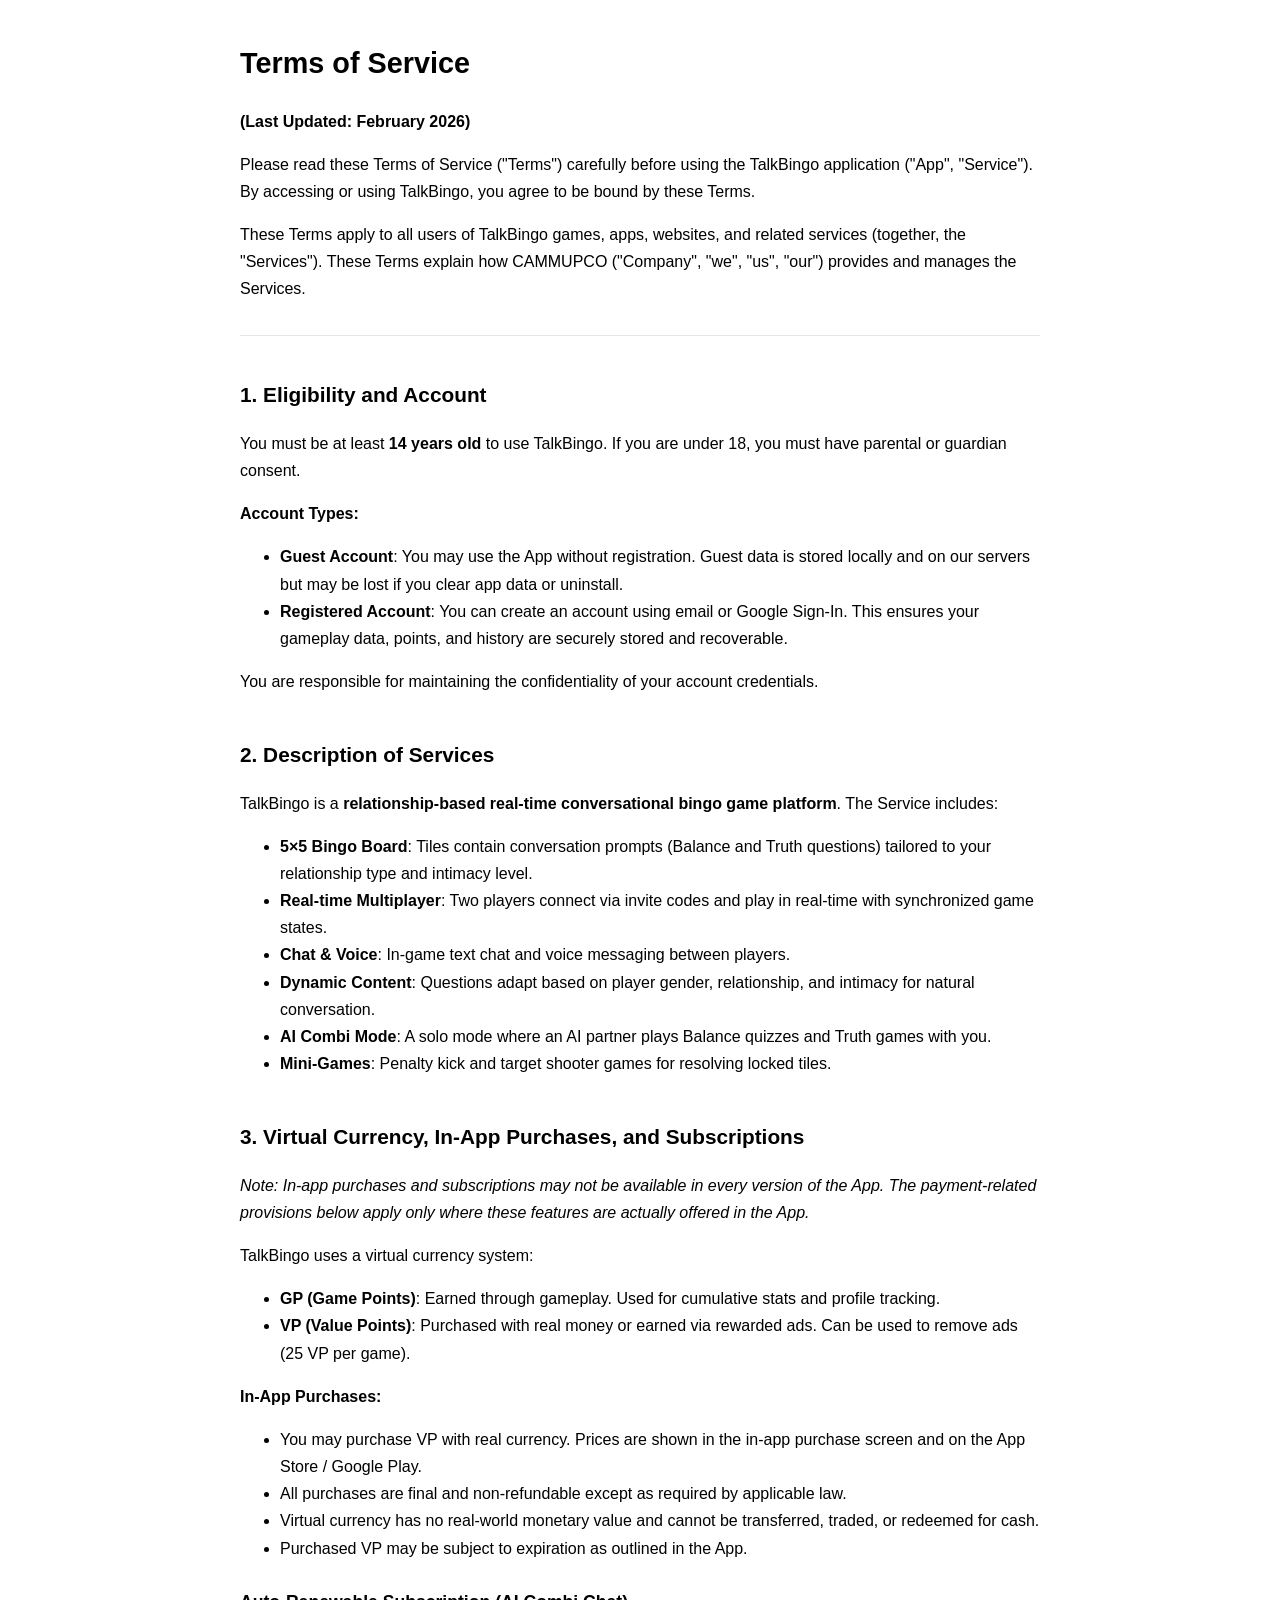
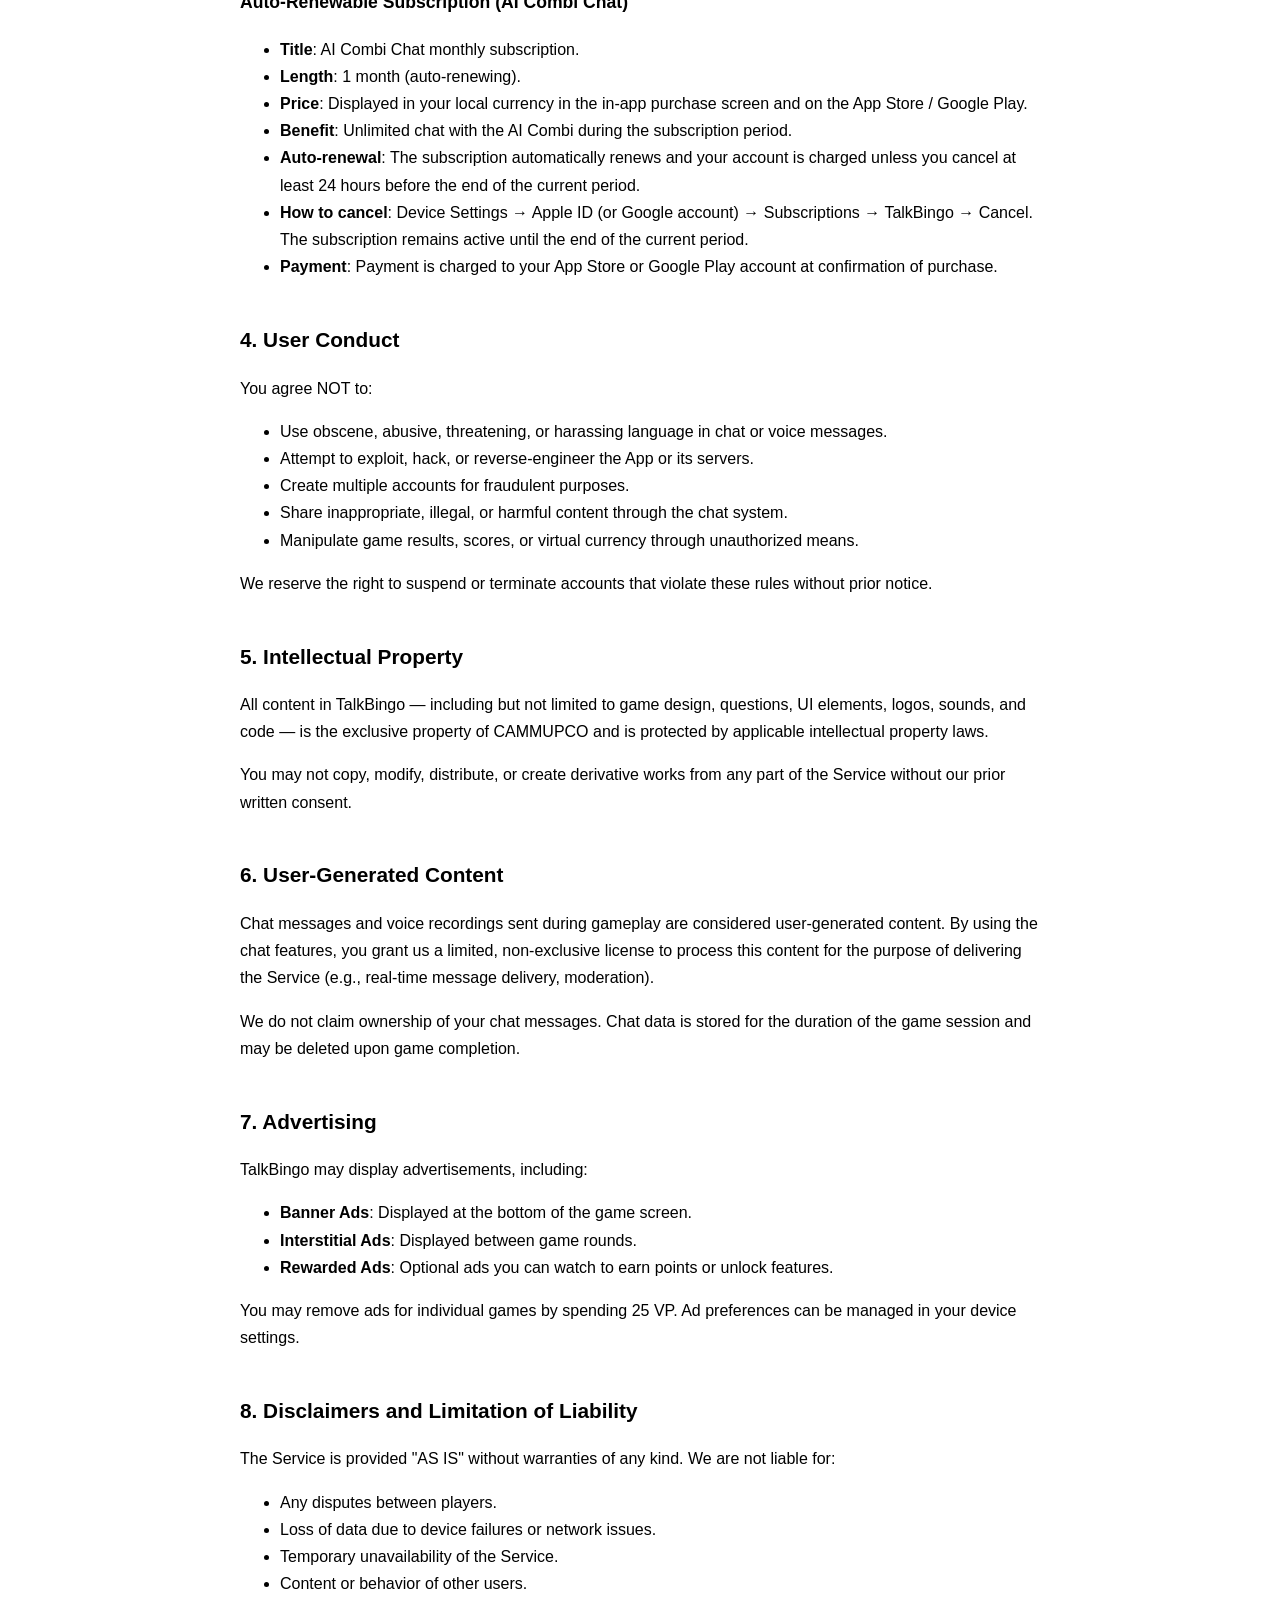
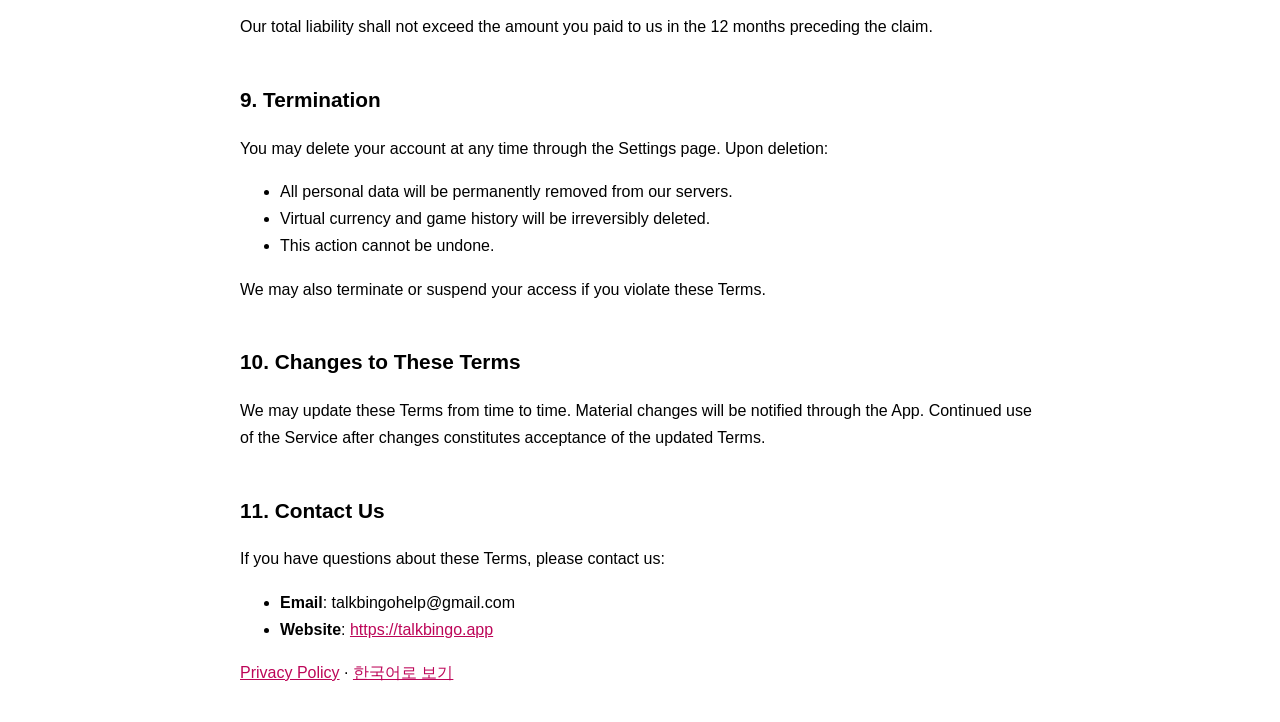
<file: terms_en.html>
<!DOCTYPE html>
<html lang="en">

<head>
    <meta charset="UTF-8">
    <meta name="viewport" content="width=device-width, initial-scale=1.0">
    <title>Terms of Service - TalkBingo</title>
    <style>
        body {
            font-family: -apple-system, BlinkMacSystemFont, "Segoe UI", sans-serif;
            padding: 20px;
            line-height: 1.7;
            max-width: 800px;
            margin: 0 auto;
            background: #ffffff;
            color: #000000;
        }

        h1 { font-size: 1.8em; }
        h2 { font-size: 1.3em; margin-top: 2em; color: #000000; }
        h3 { font-size: 1.1em; margin-top: 1.5em; color: #000000; }
        p, li { color: #000000; }
        hr { border: none; border-top: 1px solid #e5e5e5; margin: 2em 0; }
        a { color: #BD0558; }
    </style>
</head>

<body>
    <h1>Terms of Service</h1>
    <p><strong>(Last Updated: February 2026)</strong></p>

    <p>Please read these Terms of Service ("Terms") carefully before using the TalkBingo application ("App", "Service"). By accessing or using TalkBingo, you agree to be bound by these Terms.</p>
    <p>These Terms apply to all users of TalkBingo games, apps, websites, and related services (together, the "Services"). These Terms explain how CAMMUPCO ("Company", "we", "us", "our") provides and manages the Services.</p>

    <hr>

    <h2>1. Eligibility and Account</h2>
    <p>You must be at least <strong>14 years old</strong> to use TalkBingo. If you are under 18, you must have parental or guardian consent.</p>
    <p><strong>Account Types:</strong></p>
    <ul>
        <li><strong>Guest Account</strong>: You may use the App without registration. Guest data is stored locally and on our servers but may be lost if you clear app data or uninstall.</li>
        <li><strong>Registered Account</strong>: You can create an account using email or Google Sign-In. This ensures your gameplay data, points, and history are securely stored and recoverable.</li>
    </ul>
    <p>You are responsible for maintaining the confidentiality of your account credentials.</p>

    <h2>2. Description of Services</h2>
    <p>TalkBingo is a <strong>relationship-based real-time conversational bingo game platform</strong>. The Service includes:</p>
    <ul>
        <li><strong>5×5 Bingo Board</strong>: Tiles contain conversation prompts (Balance and Truth questions) tailored to your relationship type and intimacy level.</li>
        <li><strong>Real-time Multiplayer</strong>: Two players connect via invite codes and play in real-time with synchronized game states.</li>
        <li><strong>Chat &amp; Voice</strong>: In-game text chat and voice messaging between players.</li>
        <li><strong>Dynamic Content</strong>: Questions adapt based on player gender, relationship, and intimacy for natural conversation.</li>
        <li><strong>AI Combi Mode</strong>: A solo mode where an AI partner plays Balance quizzes and Truth games with you.</li>
        <li><strong>Mini-Games</strong>: Penalty kick and target shooter games for resolving locked tiles.</li>
    </ul>

    <h2>3. Virtual Currency, In-App Purchases, and Subscriptions</h2>
    <p><em>Note: In-app purchases and subscriptions may not be available in every version of the App. The payment-related provisions below apply only where these features are actually offered in the App.</em></p>
    <p>TalkBingo uses a virtual currency system:</p>
    <ul>
        <li><strong>GP (Game Points)</strong>: Earned through gameplay. Used for cumulative stats and profile tracking.</li>
        <li><strong>VP (Value Points)</strong>: Purchased with real money or earned via rewarded ads. Can be used to remove ads (25 VP per game).</li>
    </ul>
    <p><strong>In-App Purchases:</strong></p>
    <ul>
        <li>You may purchase VP with real currency. Prices are shown in the in-app purchase screen and on the App Store / Google Play.</li>
        <li>All purchases are final and non-refundable except as required by applicable law.</li>
        <li>Virtual currency has no real-world monetary value and cannot be transferred, traded, or redeemed for cash.</li>
        <li>Purchased VP may be subject to expiration as outlined in the App.</li>
    </ul>

    <h3>Auto-Renewable Subscription (AI Combi Chat)</h3>
    <ul>
        <li><strong>Title</strong>: AI Combi Chat monthly subscription.</li>
        <li><strong>Length</strong>: 1 month (auto-renewing).</li>
        <li><strong>Price</strong>: Displayed in your local currency in the in-app purchase screen and on the App Store / Google Play.</li>
        <li><strong>Benefit</strong>: Unlimited chat with the AI Combi during the subscription period.</li>
        <li><strong>Auto-renewal</strong>: The subscription automatically renews and your account is charged unless you cancel at least 24 hours before the end of the current period.</li>
        <li><strong>How to cancel</strong>: Device Settings → Apple ID (or Google account) → Subscriptions → TalkBingo → Cancel. The subscription remains active until the end of the current period.</li>
        <li><strong>Payment</strong>: Payment is charged to your App Store or Google Play account at confirmation of purchase.</li>
    </ul>

    <h2>4. User Conduct</h2>
    <p>You agree NOT to:</p>
    <ul>
        <li>Use obscene, abusive, threatening, or harassing language in chat or voice messages.</li>
        <li>Attempt to exploit, hack, or reverse-engineer the App or its servers.</li>
        <li>Create multiple accounts for fraudulent purposes.</li>
        <li>Share inappropriate, illegal, or harmful content through the chat system.</li>
        <li>Manipulate game results, scores, or virtual currency through unauthorized means.</li>
    </ul>
    <p>We reserve the right to suspend or terminate accounts that violate these rules without prior notice.</p>

    <h2>5. Intellectual Property</h2>
    <p>All content in TalkBingo — including but not limited to game design, questions, UI elements, logos, sounds, and code — is the exclusive property of CAMMUPCO and is protected by applicable intellectual property laws.</p>
    <p>You may not copy, modify, distribute, or create derivative works from any part of the Service without our prior written consent.</p>

    <h2>6. User-Generated Content</h2>
    <p>Chat messages and voice recordings sent during gameplay are considered user-generated content. By using the chat features, you grant us a limited, non-exclusive license to process this content for the purpose of delivering the Service (e.g., real-time message delivery, moderation).</p>
    <p>We do not claim ownership of your chat messages. Chat data is stored for the duration of the game session and may be deleted upon game completion.</p>

    <h2>7. Advertising</h2>
    <p>TalkBingo may display advertisements, including:</p>
    <ul>
        <li><strong>Banner Ads</strong>: Displayed at the bottom of the game screen.</li>
        <li><strong>Interstitial Ads</strong>: Displayed between game rounds.</li>
        <li><strong>Rewarded Ads</strong>: Optional ads you can watch to earn points or unlock features.</li>
    </ul>
    <p>You may remove ads for individual games by spending 25 VP. Ad preferences can be managed in your device settings.</p>

    <h2>8. Disclaimers and Limitation of Liability</h2>
    <p>The Service is provided "AS IS" without warranties of any kind. We are not liable for:</p>
    <ul>
        <li>Any disputes between players.</li>
        <li>Loss of data due to device failures or network issues.</li>
        <li>Temporary unavailability of the Service.</li>
        <li>Content or behavior of other users.</li>
    </ul>
    <p>Our total liability shall not exceed the amount you paid to us in the 12 months preceding the claim.</p>

    <h2>9. Termination</h2>
    <p>You may delete your account at any time through the Settings page. Upon deletion:</p>
    <ul>
        <li>All personal data will be permanently removed from our servers.</li>
        <li>Virtual currency and game history will be irreversibly deleted.</li>
        <li>This action cannot be undone.</li>
    </ul>
    <p>We may also terminate or suspend your access if you violate these Terms.</p>

    <h2>10. Changes to These Terms</h2>
    <p>We may update these Terms from time to time. Material changes will be notified through the App. Continued use of the Service after changes constitutes acceptance of the updated Terms.</p>

    <h2>11. Contact Us</h2>
    <p>If you have questions about these Terms, please contact us:</p>
    <ul>
        <li><strong>Email</strong>: talkbingohelp@gmail.com</li>
        <li><strong>Website</strong>: <a href="https://talkbingo.app">https://talkbingo.app</a></li>
    </ul>
    <p><a href="privacy_en.html">Privacy Policy</a> · <a href="terms.html">한국어로 보기</a></p>
</body>

</html>
</file>
